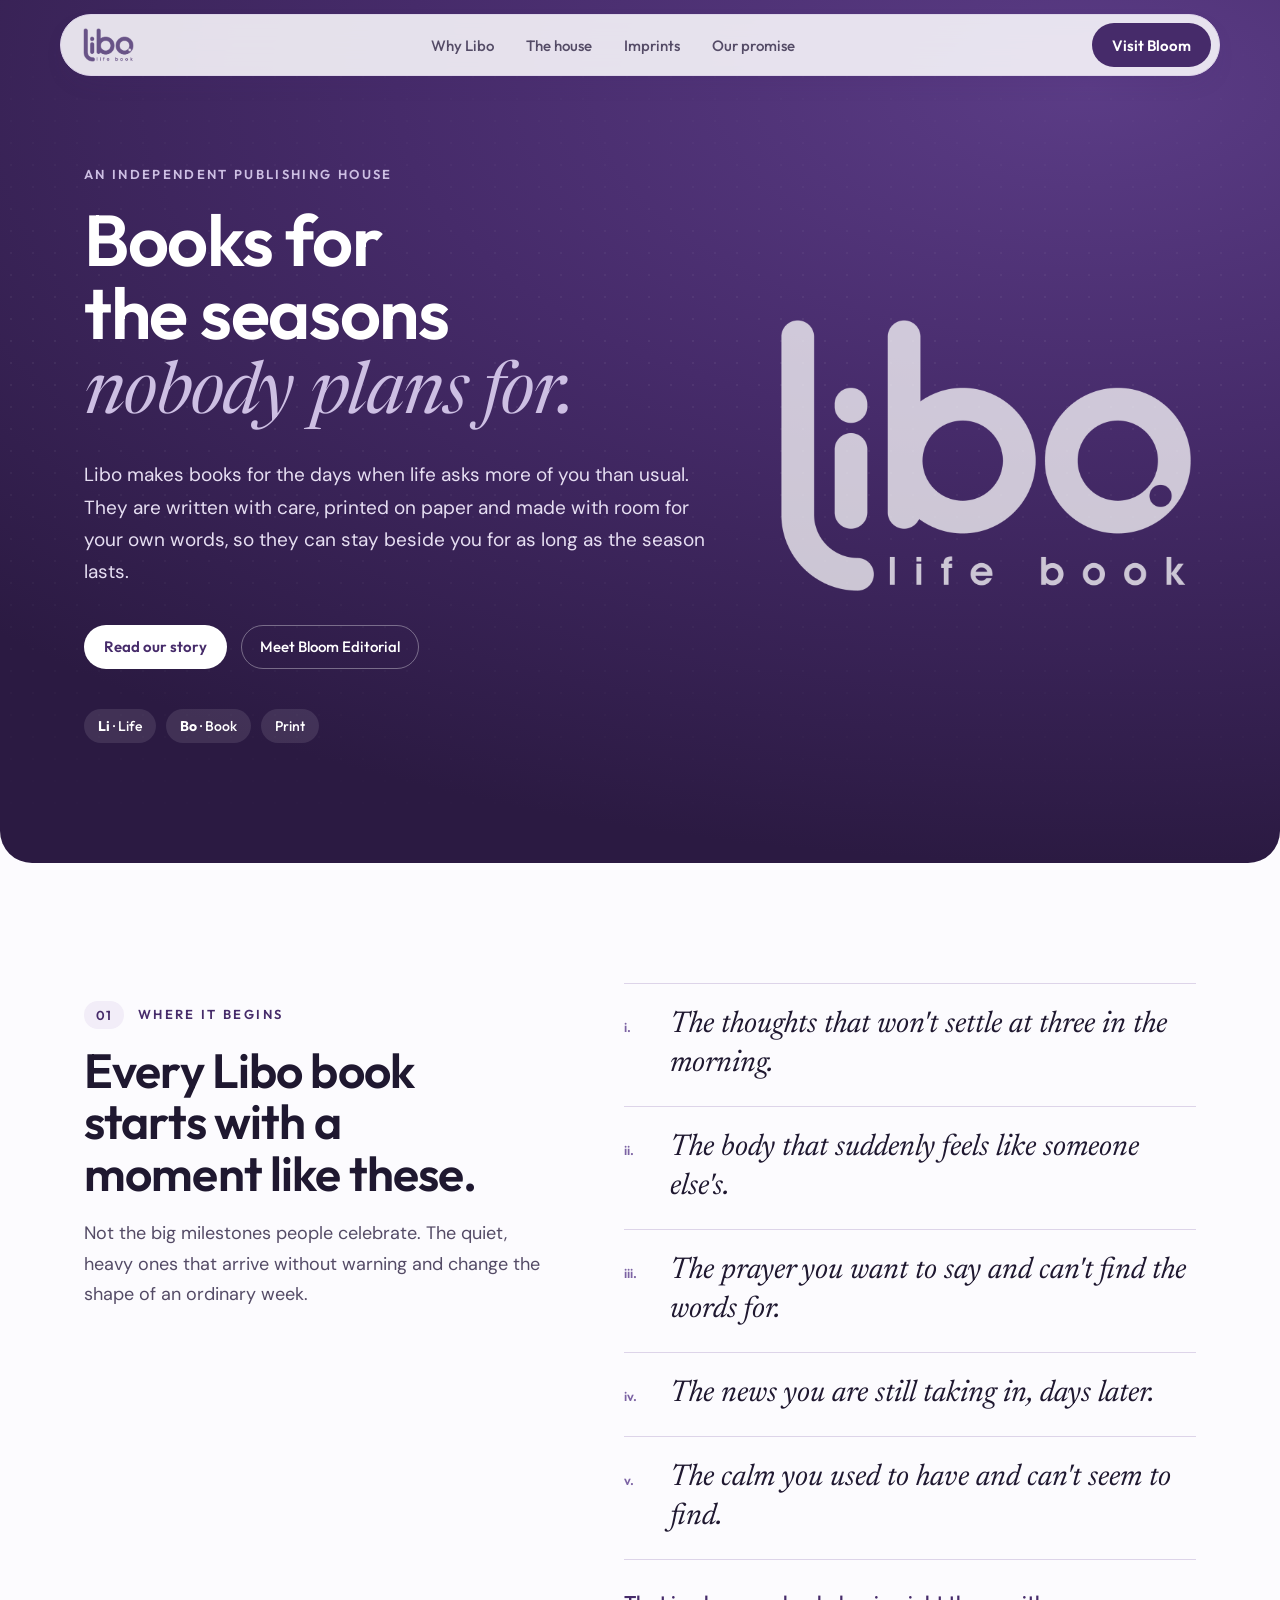
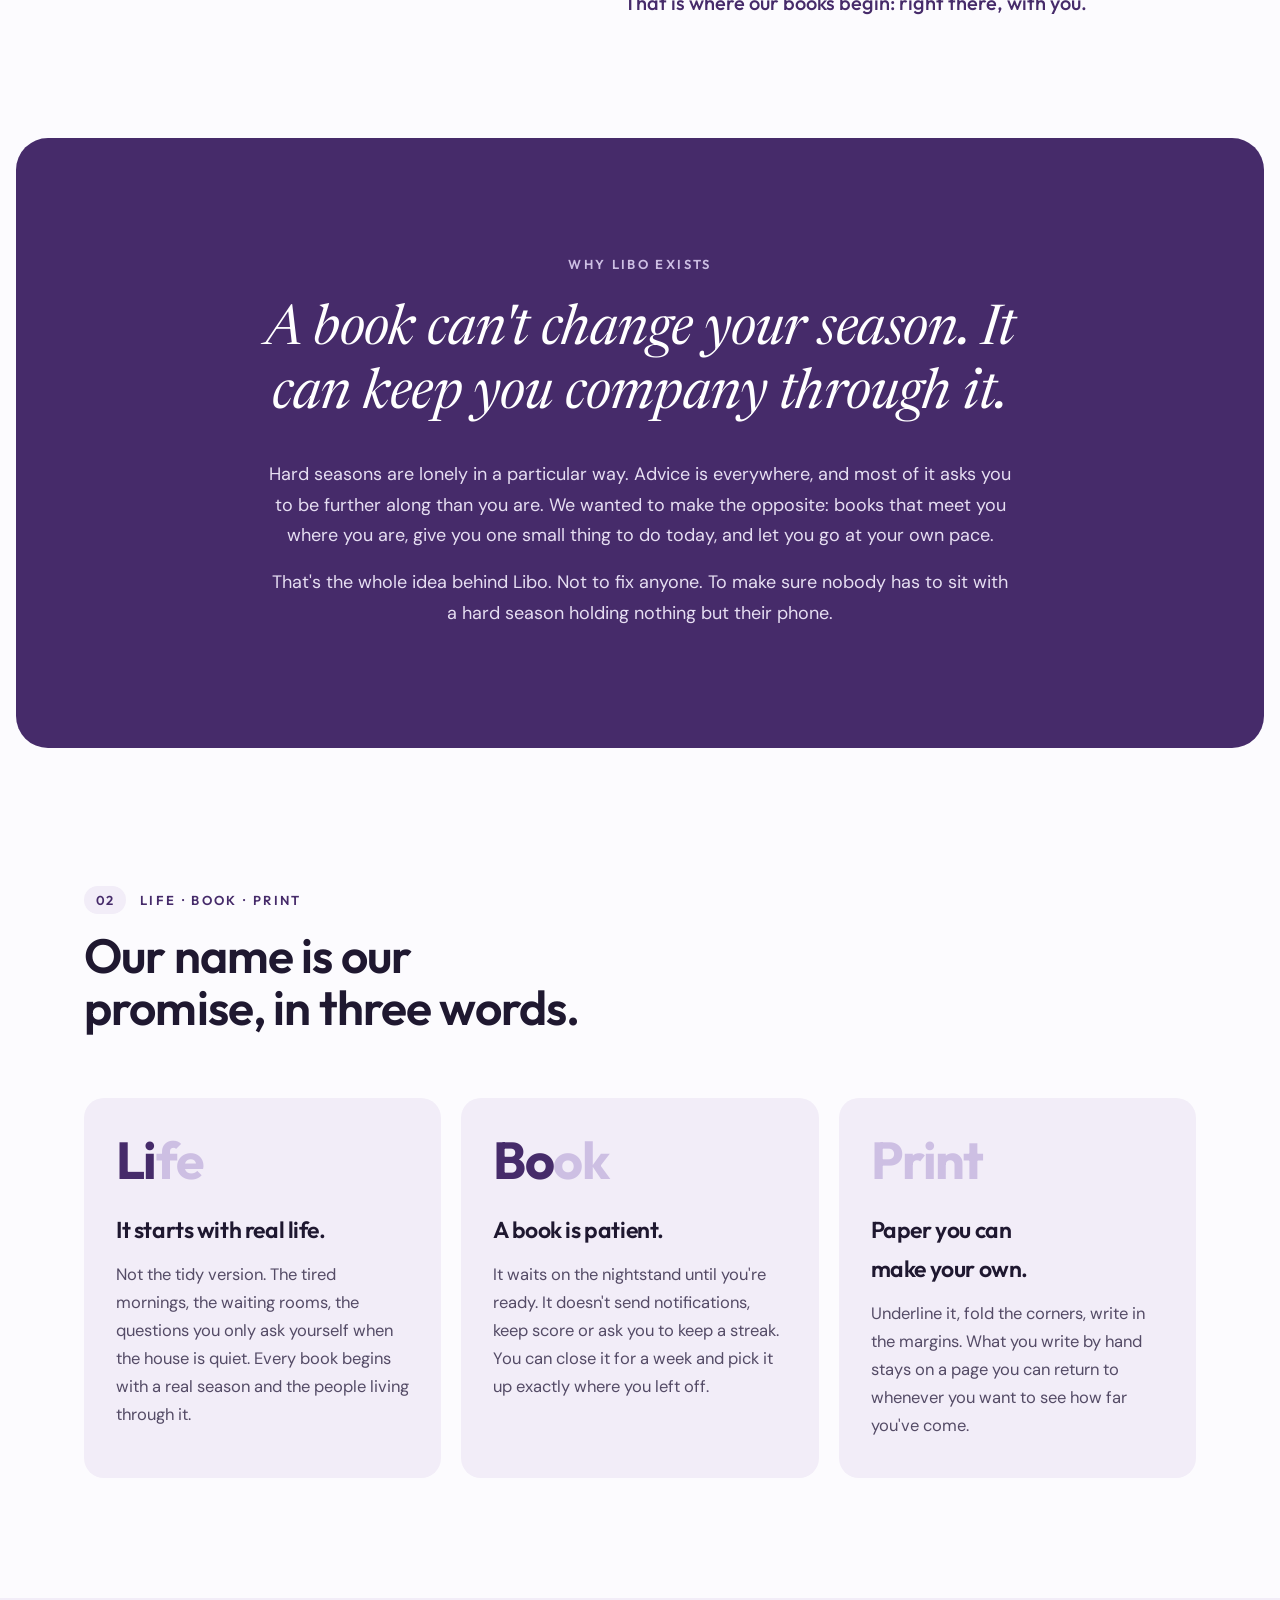
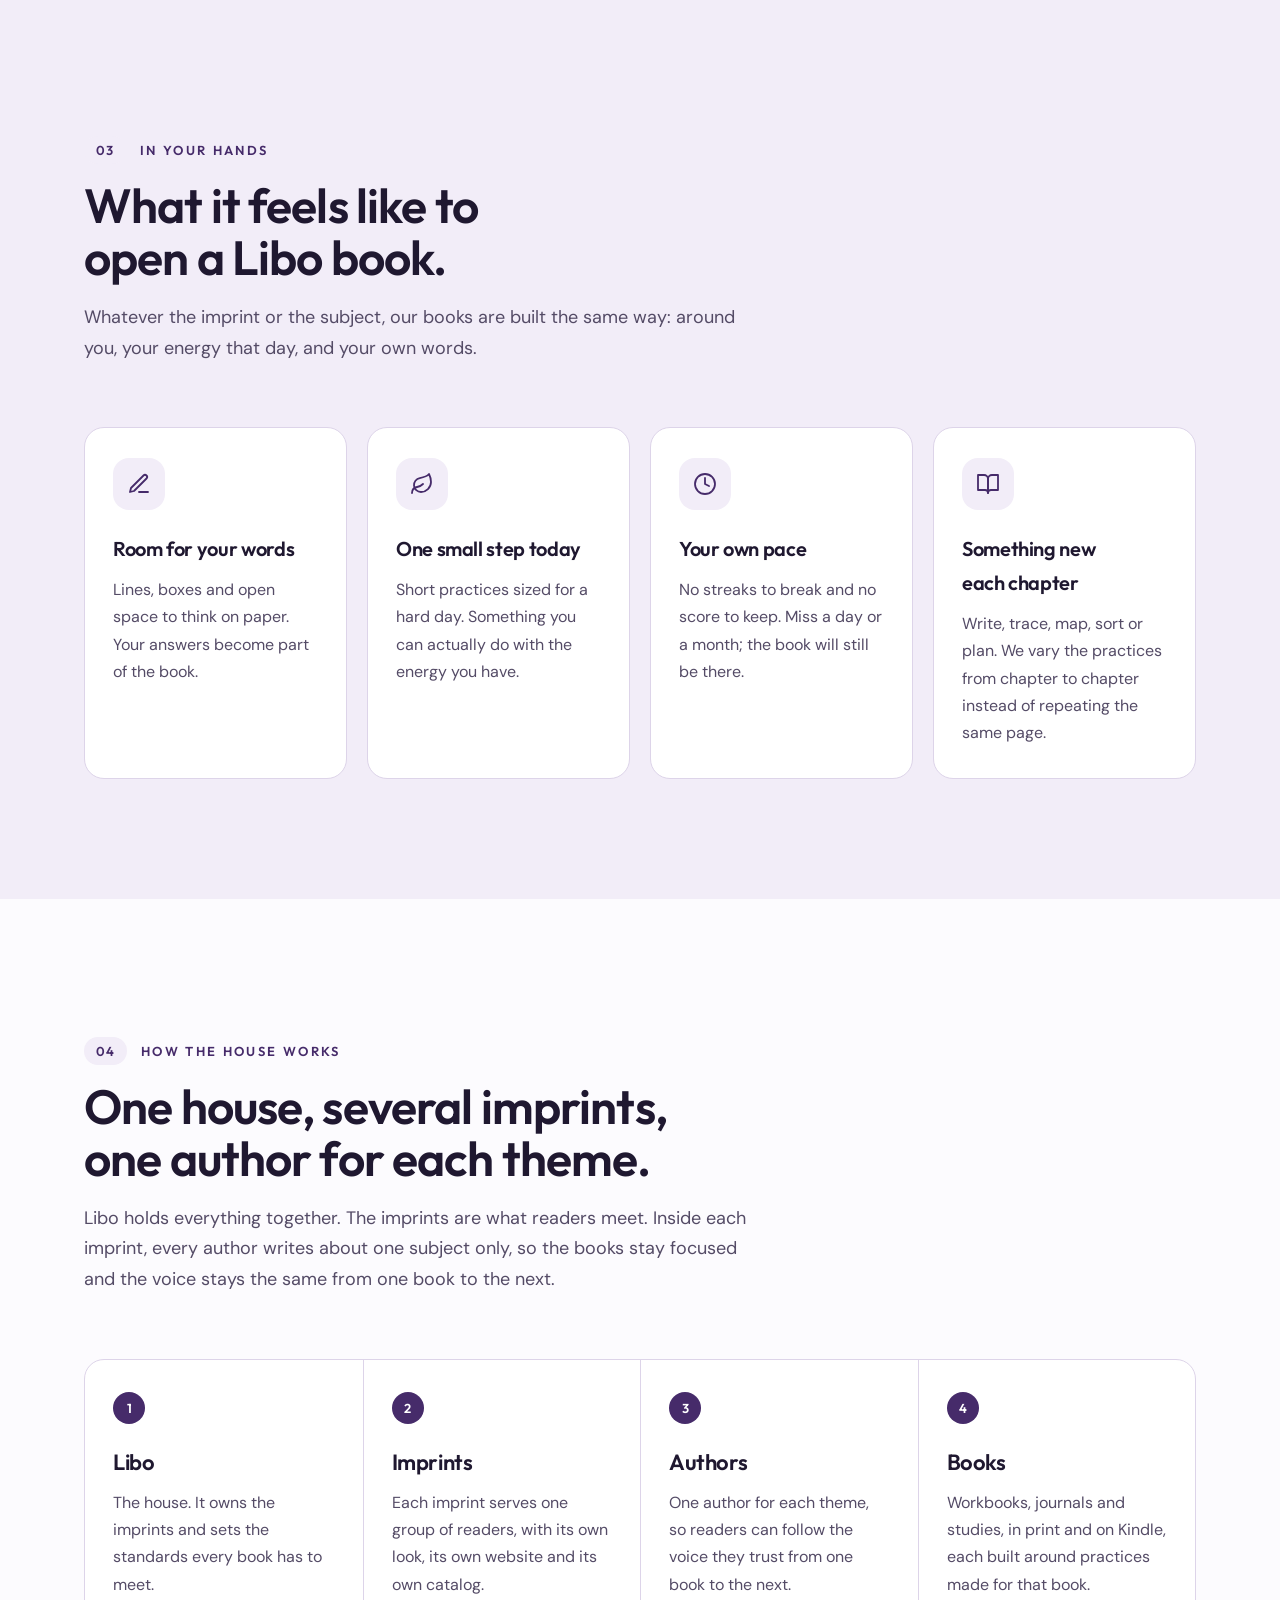
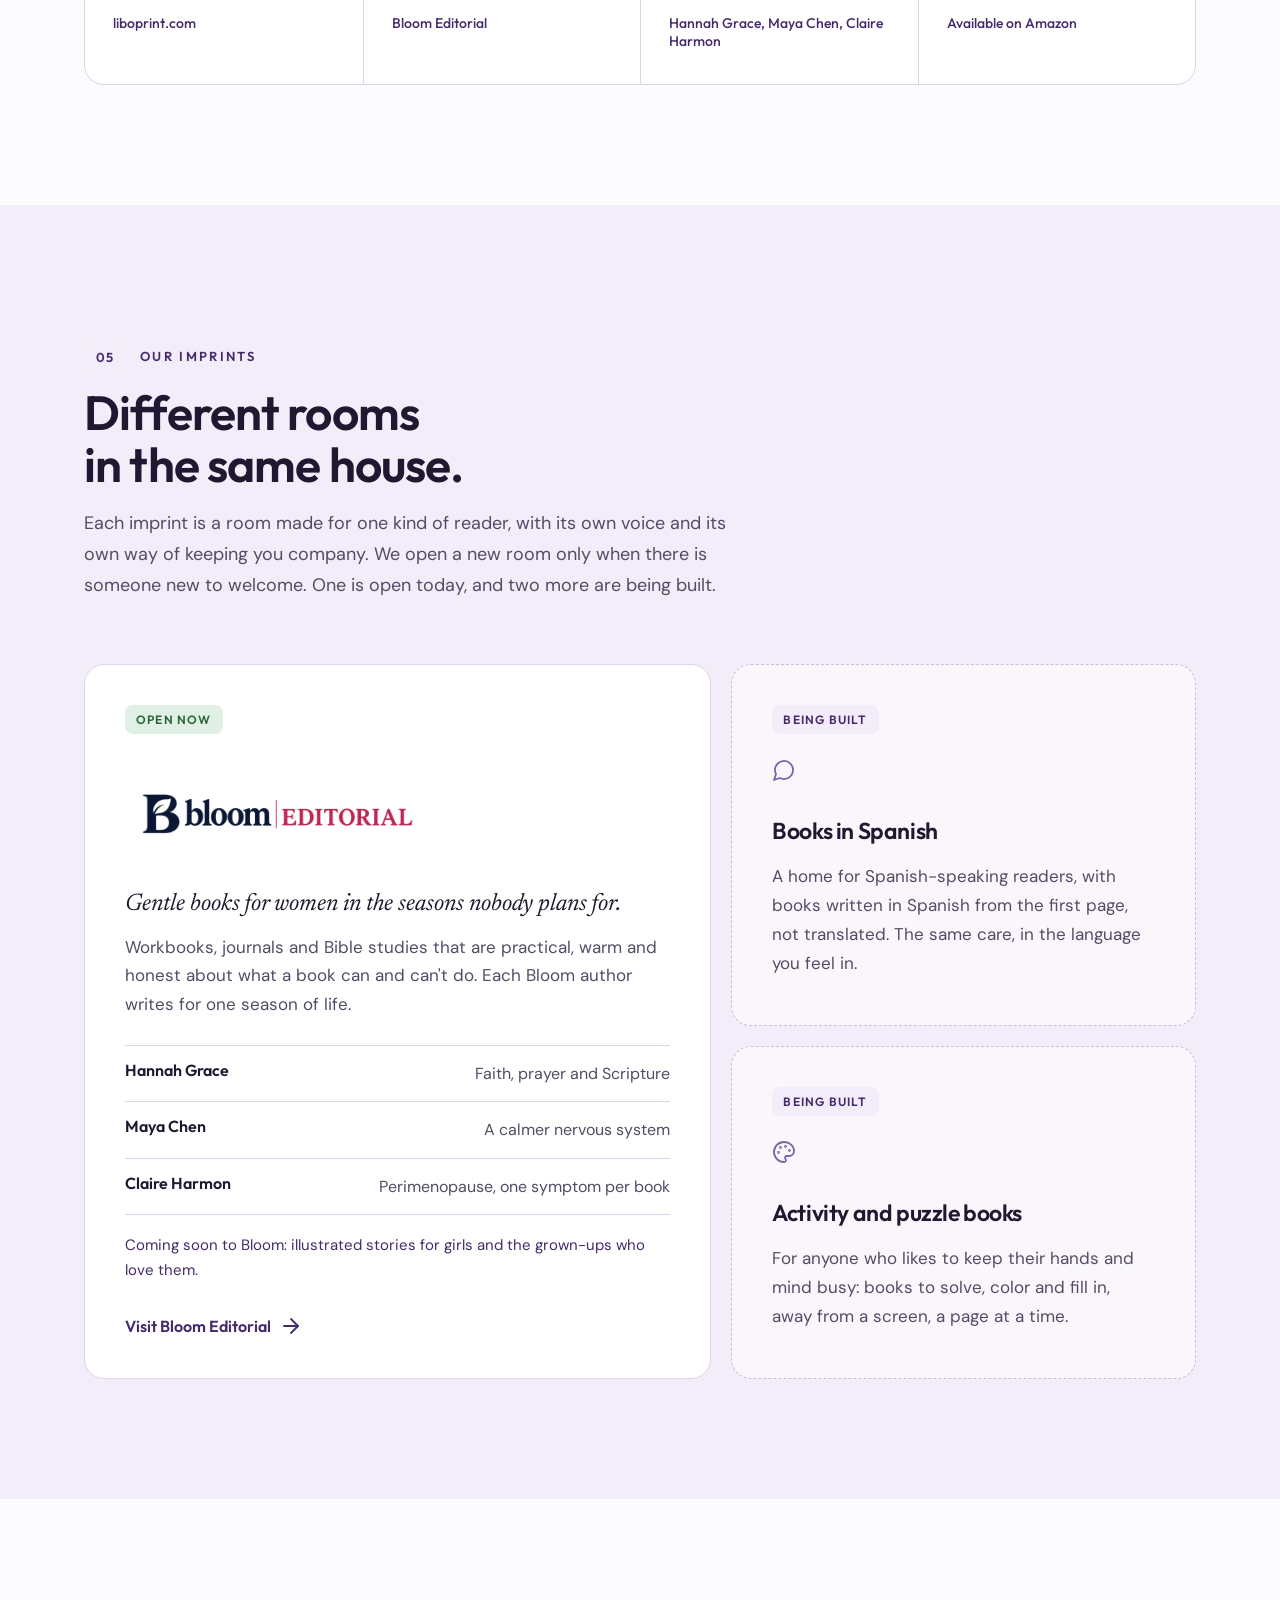
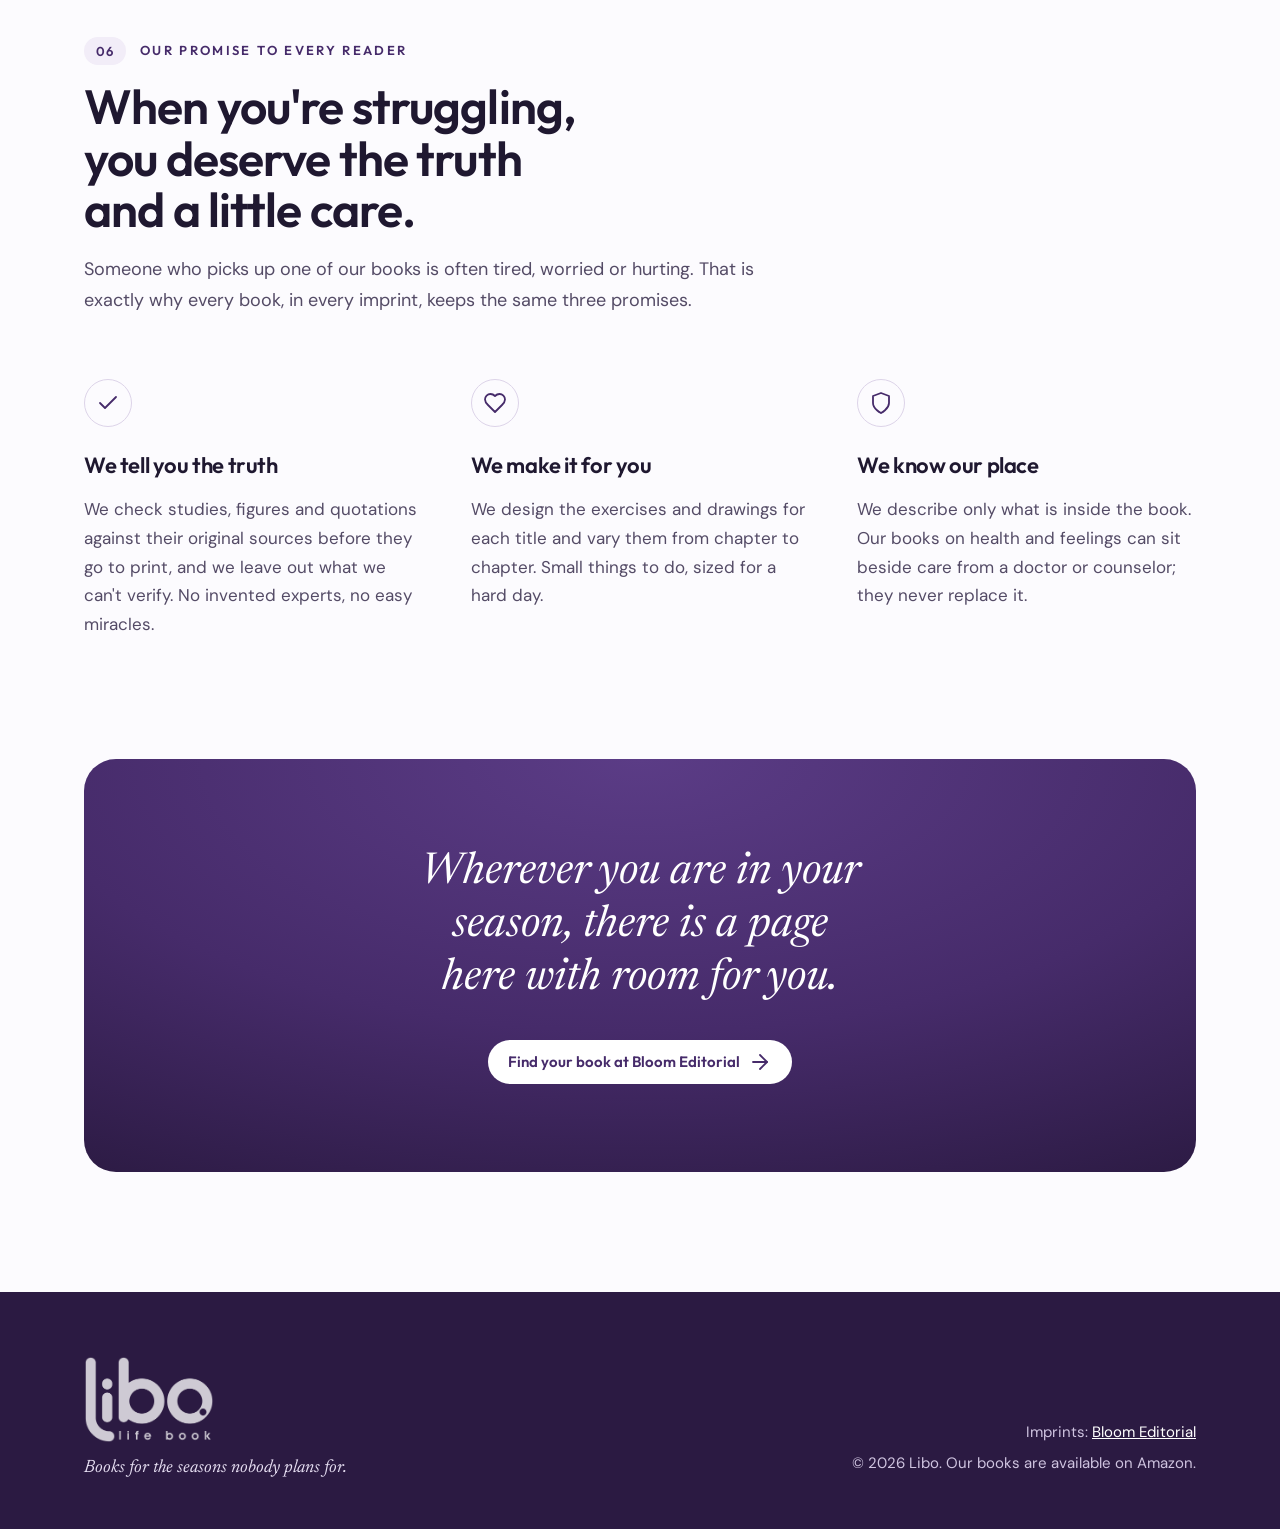
<file: index.html>
<!doctype html>
<html lang="en">
<head>
<meta charset="utf-8">
<meta name="viewport" content="width=device-width, initial-scale=1">
<title>Libo · Life, Books, Print</title>
<meta name="description" content="Libo is a small independent publishing house that makes books for the seasons of life nobody plans for. Its first imprint, Bloom Editorial, publishes workbooks and journals for women.">
<link rel="canonical" href="https://liboprint.com/">
<meta name="theme-color" content="#462B6A">
<meta property="og:type" content="website">
<meta property="og:site_name" content="Libo">
<meta property="og:title" content="Libo · Books for the seasons nobody plans for">
<meta property="og:description" content="A small independent publishing house and the home of Bloom Editorial.">
<meta property="og:url" content="https://liboprint.com/">
<meta property="og:image" content="https://liboprint.com/img/og-libo.jpg">
<link rel="icon" type="image/png" sizes="32x32" href="/img/libo-icon-32.png">
<link rel="apple-touch-icon" href="/img/libo-icon-180.png">
<link href="/assets/fonts.css" rel="stylesheet">
<script type="application/ld+json">
{"@context":"https://schema.org","@type":"Organization","name":"Libo","alternateName":"Libo Life Book","url":"https://liboprint.com/",
 "logo":"https://liboprint.com/img/libo-icon-512.png",
 "description":"A small independent publishing house that makes books for the seasons of life nobody plans for.",
 "subOrganization":[{"@type":"Organization","name":"Bloom Editorial","url":"https://bloom.liboprint.com/"}]}
</script>
<style>
  :root{
    --purple:#462B6A; --purple-deep:#2B1A42; --purple-soft:#7B62A3; --lilac:#CDBFE3;
    --ink:#1F1830; --muted:#544B66; --paper:#FCFBFE; --tint:#F2EDF8; --line:#DDD4E9;
    --r-lg:32px; --r-md:20px;
    --z-nav:30;
  }
  *{box-sizing:border-box;margin:0}
  html{scroll-behavior:smooth;scroll-padding-top:96px}
  body{background:var(--paper);color:var(--ink);font:400 17px/1.7 'DM Sans',system-ui,sans-serif;-webkit-font-smoothing:antialiased}
  img{max-width:100%;height:auto;display:block}
  a{color:inherit}
  .wrap{width:100%;max-width:1160px;margin:0 auto;padding:0 24px}
  .skip{position:absolute;left:-999px;top:12px;background:#fff;padding:10px 16px;border-radius:10px;z-index:50}
  .skip:focus{left:16px}
  h1,h2,h3{font-family:'Outfit',system-ui,sans-serif;letter-spacing:-.018em;color:var(--ink);text-wrap:balance}
  .eyebrow{font:600 13px/1 'Outfit',sans-serif;letter-spacing:.18em;text-transform:uppercase;color:var(--purple)}
  .serif{font-family:'Newsreader',Georgia,serif;font-style:italic;font-weight:400}
  svg.i{width:24px;height:24px;fill:none;stroke:currentColor;stroke-width:1.8;stroke-linecap:round;stroke-linejoin:round;flex:none}

  /* nav (floating) */
  .nav{position:fixed;top:14px;left:16px;right:16px;z-index:var(--z-nav);pointer-events:none}
  .nav-in{pointer-events:auto;max-width:1160px;margin:0 auto;display:flex;align-items:center;justify-content:space-between;gap:16px;
    background:rgba(252,251,254,.88);backdrop-filter:blur(14px);-webkit-backdrop-filter:blur(14px);border:1px solid var(--line);border-radius:999px;padding:8px 8px 8px 22px;box-shadow:0 10px 30px -18px rgba(70,43,106,.35)}
  .nav-in > a img{height:34px;width:auto}
  .nav nav{display:flex;gap:4px;font:500 15px 'Outfit',sans-serif}
  .nav nav a{text-decoration:none;color:var(--muted);padding:10px 14px;border-radius:999px;transition:color .2s,background .2s}
  .nav nav a:hover,.nav nav a:focus-visible{color:var(--purple);background:var(--tint)}
  .pill{display:inline-flex;align-items:center;gap:8px;min-height:44px;background:var(--purple);color:#fff;text-decoration:none;font:600 15px 'Outfit',sans-serif;padding:0 20px;border-radius:999px;transition:background .2s,transform .2s;cursor:pointer}
  .pill:hover,.pill:focus-visible{background:var(--purple-deep)}
  .pill:active{transform:translateY(1px)}
  :focus-visible{outline:2px solid var(--purple);outline-offset:3px}

  /* hero */
  .hero{background:radial-gradient(120% 90% at 85% 10%,#5B3C86 0%,var(--purple) 45%,var(--purple-deep) 100%);color:#fff;border-radius:0 0 var(--r-lg) var(--r-lg);position:relative;overflow:hidden}
  .hero::after{content:"";position:absolute;inset:0;background-image:radial-gradient(rgba(255,255,255,.06) 1px,transparent 1px);background-size:22px 22px;mask-image:linear-gradient(to bottom,transparent,#000 40%,transparent);pointer-events:none}
  .hero-in{position:relative;z-index:1;display:grid;grid-template-columns:1.2fr .8fr;gap:56px;align-items:center;padding-top:168px;padding-bottom:120px}
  .hero .eyebrow{color:var(--lilac)}
  .hero h1{margin-top:22px;color:#fff;font-weight:600;font-size:clamp(40px,6vw,72px);line-height:1.02}
  .hero h1 .serif{color:var(--lilac);font-weight:400;letter-spacing:-.01em}
  .hero .lede{margin-top:26px;max-width:54ch;font-size:19px;color:#E6DEF2}
  .hero-ctas{margin-top:36px;display:flex;gap:14px;flex-wrap:wrap}
  .pill.light{background:#fff;color:var(--purple)}
  .pill.light:hover,.pill.light:focus-visible{background:var(--tint)}
  .ghost{display:inline-flex;align-items:center;min-height:44px;padding:0 18px;border-radius:999px;border:1px solid rgba(255,255,255,.35);color:#fff;text-decoration:none;font:500 15px 'Outfit',sans-serif;transition:background .2s,border-color .2s}
  .ghost:hover,.ghost:focus-visible{background:rgba(255,255,255,.1);border-color:#fff}
  .hero-logo{justify-self:end;width:min(100%,420px);opacity:.96}
  .hero-key{margin-top:40px;display:flex;gap:10px;flex-wrap:wrap}
  .hero-key span{font:500 14px 'Outfit',sans-serif;padding:8px 14px;border-radius:999px;background:rgba(255,255,255,.1);color:#fff}

  section{padding:120px 0}
  .head{max-width:680px}
  .head h2{margin-top:16px;font-weight:600;font-size:clamp(32px,4.2vw,48px);line-height:1.08}
  .head p{margin-top:18px;color:var(--muted);font-size:18px}
  .chapter{display:flex;align-items:center;gap:14px}
  .chapter b{font:600 13px 'Outfit',sans-serif;color:var(--purple);background:var(--tint);border-radius:999px;padding:6px 12px;letter-spacing:.08em}

  /* 1 · moments */
  .moments{display:grid;grid-template-columns:.9fr 1.1fr;gap:72px;align-items:start}
  .moments ul{list-style:none;padding:0;display:grid;gap:0;border-top:1px solid var(--line)}
  .moments li{font:400 clamp(22px,2.4vw,30px)/1.3 'Newsreader',Georgia,serif;font-style:italic;color:var(--ink);padding:22px 0;border-bottom:1px solid var(--line);display:flex;gap:18px;align-items:baseline}
  .moments li span{font:600 13px 'Outfit',sans-serif;font-style:normal;color:var(--purple-soft);min-width:28px}
  .after-list{margin-top:28px;font:500 20px/1.5 'Outfit',sans-serif;color:var(--purple)}

  /* 2 · manifesto */
  .manifesto{background:var(--purple);color:#fff;border-radius:var(--r-lg);margin:0 16px}
  .manifesto .wrap{max-width:900px;text-align:center}
  .manifesto .eyebrow{color:var(--lilac)}
  .big-quote{margin-top:28px;font:400 clamp(32px,4.6vw,56px)/1.15 'Newsreader',Georgia,serif;font-style:italic;letter-spacing:-.01em;text-wrap:balance}
  .manifesto p.body{margin:32px auto 0;max-width:62ch;color:#E6DEF2;font-size:18px}
  .manifesto p.body + p.body{margin-top:16px}

  /* 3 · name */
  .name{margin-top:64px;display:grid;grid-template-columns:repeat(3,1fr);gap:20px}
  .part{background:var(--tint);border-radius:var(--r-md);padding:36px 32px 38px}
  .part .key{font:700 52px/1 'Outfit',sans-serif;color:var(--lilac);letter-spacing:-.03em}
  .part .key b{color:var(--purple)}
  .part h3{margin-top:24px;font-size:23px;font-weight:600}
  .part p:not(.key){margin-top:12px;color:var(--muted);font-size:16.5px}

  /* 4 · in your hands */
  .hands{background:var(--tint)}
  .feat{margin-top:64px;display:grid;grid-template-columns:repeat(4,1fr);gap:20px}
  .f{background:#fff;border-radius:var(--r-md);padding:30px 28px 32px;border:1px solid var(--line)}
  .f .ic{width:52px;height:52px;border-radius:16px;background:var(--tint);color:var(--purple);display:grid;place-items:center}
  .f h3{margin-top:22px;font-size:20px;font-weight:600}
  .f p{margin-top:10px;color:var(--muted);font-size:16px}

  /* 5 · the house */
  .tiers{margin-top:64px;display:grid;grid-template-columns:repeat(4,1fr);border:1px solid var(--line);border-radius:var(--r-md);overflow:hidden;background:#fff}
  .tier{padding:32px 28px 34px;position:relative}
  .tier+.tier{border-left:1px solid var(--line)}
  .tier .n{font:600 13px 'Outfit',sans-serif;color:#fff;background:var(--purple);width:32px;height:32px;border-radius:50%;display:grid;place-items:center}
  .tier h3{margin-top:20px;font-size:22px;font-weight:600}
  .tier p{margin-top:8px;font-size:16px;color:var(--muted)}
  .tier .ex{margin-top:16px;font:500 14px 'Outfit',sans-serif;color:var(--purple)}

  /* 6 · imprints */
  .imprints{background:var(--tint)}
  .grid{margin-top:64px;display:grid;grid-template-columns:1.35fr 1fr;gap:20px}
  .card{background:#fff;border-radius:var(--r-md);padding:40px;display:flex;flex-direction:column;border:1px solid var(--line)}
  .card.live{grid-row:span 2;text-decoration:none;cursor:pointer;transition:box-shadow .25s,border-color .25s}
  .card.live:hover,.card.live:focus-visible{border-color:var(--purple-soft);box-shadow:0 24px 50px -28px rgba(70,43,106,.55)}
  .status{align-self:flex-start;font:600 12px 'Outfit',sans-serif;letter-spacing:.1em;text-transform:uppercase;padding:7px 11px;border-radius:8px}
  .status.on{background:#E1F0E4;color:#2B6537}
  .status.soon{background:var(--tint);color:var(--purple)}
  .bloom-logo{margin-top:30px;width:300px}
  .card .tag{margin-top:24px;font:400 24px/1.35 'Newsreader',Georgia,serif;font-style:italic;color:var(--ink)}
  .card p{margin-top:12px;color:var(--muted)}
  .authors{margin-top:26px;display:grid;gap:0;border-top:1px solid var(--line)}
  .author{display:flex;justify-content:space-between;gap:16px;padding:14px 0;border-bottom:1px solid var(--line);font-size:16px}
  .author b{font:600 16px 'Outfit',sans-serif;color:var(--ink)}
  .author span{color:var(--muted);text-align:right}
  .card .soon-line{margin-top:18px;font-size:15px;color:var(--purple)}
  .card .go{margin-top:auto;padding-top:30px;font:600 16px 'Outfit',sans-serif;color:var(--purple);display:flex;align-items:center;gap:8px}
  .card .go svg{transition:transform .2s}
  .card.live:hover .go svg{transform:translateX(4px)}
  .card.soon{background:rgba(255,255,255,.55);border:1.5px dashed #C9BCDD}
  .card.soon h3{margin-top:20px;font-size:23px;font-weight:600}
  .card.soon .ic{margin-top:24px;color:var(--purple-soft)}

  /* 7 · promise */
  .rules{margin-top:64px;display:grid;grid-template-columns:repeat(3,1fr);gap:48px}
  .rule .ic{width:48px;height:48px;border-radius:50%;border:1.5px solid var(--line);color:var(--purple);display:grid;place-items:center}
  .rule h3{margin-top:20px;font-size:22px;font-weight:600}
  .rule p{margin-top:10px;color:var(--muted)}

  /* closing */
  .closing{padding:0 0 120px}
  .closing-in{background:radial-gradient(100% 120% at 50% 0%,#5B3C86 0%,var(--purple) 55%,var(--purple-deep) 100%);border-radius:var(--r-lg);padding:88px 32px;text-align:center;color:#fff;display:flex;flex-direction:column;align-items:center;gap:34px}
  .closing .quote{font:400 clamp(28px,3.8vw,44px)/1.2 'Newsreader',Georgia,serif;font-style:italic;max-width:24ch;text-wrap:balance}

  footer{background:var(--purple-deep);color:#CFC4E0;padding:64px 0 52px;font-size:15px}
  .foot-in{display:grid;grid-template-columns:1fr auto;gap:32px;align-items:end}
  footer img{width:130px}
  footer .tagline{margin-top:16px;font:400 18px 'Newsreader',Georgia,serif;font-style:italic;color:#E6DEF2}
  footer a{color:#fff}
  footer .right{text-align:right}
  footer .right p+p{margin-top:6px}

  /* reveal */
  .rv{opacity:0;transform:translateY(18px);transition:opacity .7s ease,transform .7s ease}
  .rv.in{opacity:1;transform:none}

  @media (max-width:980px){
    .hero-in{grid-template-columns:1fr;padding-top:132px;padding-bottom:80px;gap:36px}
    .hero-logo{justify-self:start;width:240px;order:-1}
    .moments{grid-template-columns:1fr;gap:40px}
    .feat{grid-template-columns:1fr 1fr}
    .tiers{grid-template-columns:1fr 1fr}
    .tier:nth-child(3){border-left:0}
    .tier:nth-child(n+3){border-top:1px solid var(--line)}
    .grid{grid-template-columns:1fr}
    .card.live{grid-row:auto}
    .name,.rules{grid-template-columns:1fr}
    .rules{gap:36px}
    section{padding:84px 0}
    .closing{padding-bottom:84px}
  }
  @media (max-width:640px){
    .nav nav{display:none}
    .nav-in{padding-left:16px}
    .feat,.tiers{grid-template-columns:1fr}
    .tier+.tier{border-left:0;border-top:1px solid var(--line)}
    .card{padding:28px}
    .bloom-logo{width:220px}
    .author{flex-direction:column;gap:2px}
    .author span{text-align:left}
    .manifesto{margin:0 8px}
    .foot-in{grid-template-columns:1fr}
    footer .right{text-align:left}
  }
  @media (prefers-reduced-motion:reduce){
    html{scroll-behavior:auto}
    *{transition:none!important}
    .rv{opacity:1;transform:none}
  }
</style>
</head>
<body>
<a class="skip" href="#main">Skip to content</a>

<header class="nav">
  <div class="nav-in">
    <a href="/" aria-label="Libo, home"><img src="/img/libo-logo.png" width="1200" height="804" alt="Libo, life book"></a>
    <nav aria-label="Main">
      <a href="#why">Why Libo</a>
      <a href="#house">The house</a>
      <a href="#imprints">Imprints</a>
      <a href="#promise">Our promise</a>
    </nav>
    <a class="pill" href="https://bloom.liboprint.com/">Visit Bloom</a>
  </div>
</header>

<main id="main">
  <div class="hero">
    <div class="wrap hero-in">
      <div>
        <p class="eyebrow">An independent publishing house</p>
        <h1>Books for the seasons <span class="serif">nobody plans for.</span></h1>
        <p class="lede">Libo makes books for the days when life asks more of you than usual. They are written with care, printed on paper and made with room for your own words, so they can stay beside you for as long as the season lasts.</p>
        <div class="hero-ctas">
          <a class="pill light" href="#why">Read our story</a>
          <a class="ghost" href="https://bloom.liboprint.com/">Meet Bloom Editorial</a>
        </div>
        <p class="hero-key" aria-label="What the name means"><span><b>Li</b> · Life</span><span><b>Bo</b> · Book</span><span>Print</span></p>
      </div>
      <img class="hero-logo" src="/img/libo-logo-white.png" width="1200" height="804" alt="" aria-hidden="true">
    </div>
  </div>

  <!-- 1 · the moment -->
  <section id="why">
    <div class="wrap moments">
      <div class="head rv">
        <p class="chapter"><b>01</b><span class="eyebrow">Where it begins</span></p>
        <h2>Every Libo book starts with a moment like these.</h2>
        <p>Not the big milestones people celebrate. The quiet, heavy ones that arrive without warning and change the shape of an ordinary week.</p>
      </div>
      <div class="rv">
        <ul>
          <li><span>i.</span>The thoughts that won't settle at three in the morning.</li>
          <li><span>ii.</span>The body that suddenly feels like someone else's.</li>
          <li><span>iii.</span>The prayer you want to say and can't find the words for.</li>
          <li><span>iv.</span>The news you are still taking in, days later.</li>
          <li><span>v.</span>The calm you used to have and can't seem to find.</li>
        </ul>
        <p class="after-list">That is where our books begin: right there, with you.</p>
      </div>
    </div>
  </section>

  <!-- 2 · manifesto -->
  <section class="manifesto">
    <div class="wrap rv">
      <p class="eyebrow">Why Libo exists</p>
      <p class="big-quote">A book can't change your season. It can keep you company through it.</p>
      <p class="body">Hard seasons are lonely in a particular way. Advice is everywhere, and most of it asks you to be further along than you are. We wanted to make the opposite: books that meet you where you are, give you one small thing to do today, and let you go at your own pace.</p>
      <p class="body">That's the whole idea behind Libo. Not to fix anyone. To make sure nobody has to sit with a hard season holding nothing but their phone.</p>
    </div>
  </section>

  <!-- 3 · the name -->
  <section>
    <div class="wrap">
      <div class="head rv">
        <p class="chapter"><b>02</b><span class="eyebrow">Life · Book · Print</span></p>
        <h2>Our name is our promise, in three words.</h2>
      </div>
      <div class="name">
        <article class="part rv"><p class="key"><b>Li</b>fe</p><h3>It starts with real life.</h3><p>Not the tidy version. The tired mornings, the waiting rooms, the questions you only ask yourself when the house is quiet. Every book begins with a real season and the people living through it.</p></article>
        <article class="part rv"><p class="key"><b>Bo</b>ok</p><h3>A book is patient.</h3><p>It waits on the nightstand until you're ready. It doesn't send notifications, keep score or ask you to keep a streak. You can close it for a week and pick it up exactly where you left off.</p></article>
        <article class="part rv"><p class="key">Print</p><h3>Paper you can make your own.</h3><p>Underline it, fold the corners, write in the margins. What you write by hand stays on a page you can return to whenever you want to see how far you've come.</p></article>
      </div>
    </div>
  </section>

  <!-- 4 · in your hands -->
  <section class="hands">
    <div class="wrap">
      <div class="head rv">
        <p class="chapter"><b>03</b><span class="eyebrow">In your hands</span></p>
        <h2>What it feels like to open a Libo book.</h2>
        <p>Whatever the imprint or the subject, our books are built the same way: around you, your energy that day, and your own words.</p>
      </div>
      <div class="feat">
        <article class="f rv"><span class="ic"><svg class="i" viewBox="0 0 24 24" aria-hidden="true"><path d="M12 20h9"/><path d="M16.5 3.5a2.1 2.1 0 0 1 3 3L7 19l-4 1 1-4Z"/></svg></span><h3>Room for your words</h3><p>Lines, boxes and open space to think on paper. Your answers become part of the book.</p></article>
        <article class="f rv"><span class="ic"><svg class="i" viewBox="0 0 24 24" aria-hidden="true"><path d="M11 20A7 7 0 0 1 9.8 6.1C15.5 5 17 4.48 19 2c1 2 2 4.18 2 8 0 5.5-4.78 10-10 10Z"/><path d="M2 21c0-3 1.85-5.36 5.08-6C9.5 14.52 12 13 13 12"/></svg></span><h3>One small step today</h3><p>Short practices sized for a hard day. Something you can actually do with the energy you have.</p></article>
        <article class="f rv"><span class="ic"><svg class="i" viewBox="0 0 24 24" aria-hidden="true"><circle cx="12" cy="12" r="10"/><polyline points="12 6 12 12 16 14"/></svg></span><h3>Your own pace</h3><p>No streaks to break and no score to keep. Miss a day or a month; the book will still be there.</p></article>
        <article class="f rv"><span class="ic"><svg class="i" viewBox="0 0 24 24" aria-hidden="true"><path d="M2 3h6a4 4 0 0 1 4 4v14a3 3 0 0 0-3-3H2z"/><path d="M22 3h-6a4 4 0 0 0-4 4v14a3 3 0 0 1 3-3h7z"/></svg></span><h3>Something new each chapter</h3><p>Write, trace, map, sort or plan. We vary the practices from chapter to chapter instead of repeating the same page.</p></article>
      </div>
    </div>
  </section>

  <!-- 5 · the house -->
  <section id="house">
    <div class="wrap">
      <div class="head rv">
        <p class="chapter"><b>04</b><span class="eyebrow">How the house works</span></p>
        <h2>One house, several imprints, one author for each theme.</h2>
        <p>Libo holds everything together. The imprints are what readers meet. Inside each imprint, every author writes about one subject only, so the books stay focused and the voice stays the same from one book to the next.</p>
      </div>
      <div class="tiers rv">
        <div class="tier"><span class="n">1</span><h3>Libo</h3><p>The house. It owns the imprints and sets the standards every book has to meet.</p><p class="ex">liboprint.com</p></div>
        <div class="tier"><span class="n">2</span><h3>Imprints</h3><p>Each imprint serves one group of readers, with its own look, its own website and its own catalog.</p><p class="ex">Bloom Editorial</p></div>
        <div class="tier"><span class="n">3</span><h3>Authors</h3><p>One author for each theme, so readers can follow the voice they trust from one book to the next.</p><p class="ex">Hannah Grace, Maya Chen, Claire Harmon</p></div>
        <div class="tier"><span class="n">4</span><h3>Books</h3><p>Workbooks, journals and studies, in print and on Kindle, each built around practices made for that book.</p><p class="ex">Available on Amazon</p></div>
      </div>
    </div>
  </section>

  <!-- 6 · imprints -->
  <section class="imprints" id="imprints">
    <div class="wrap">
      <div class="head rv">
        <p class="chapter"><b>05</b><span class="eyebrow">Our imprints</span></p>
        <h2>Different rooms in the same house.</h2>
        <p>Each imprint is a room made for one kind of reader, with its own voice and its own way of keeping you company. We open a new room only when there is someone new to welcome. One is open today, and two more are being built.</p>
      </div>
      <div class="grid">
        <a class="card live rv" href="https://bloom.liboprint.com/">
          <span class="status on">Open now</span>
          <img class="bloom-logo" src="/img/bloom-logo.png" width="720" height="240" alt="Bloom Editorial">
          <p class="tag">Gentle books for women in the seasons nobody plans for.</p>
          <p>Workbooks, journals and Bible studies that are practical, warm and honest about what a book can and can't do. Each Bloom author writes for one season of life.</p>
          <div class="authors">
            <div class="author"><b>Hannah Grace</b><span>Faith, prayer and Scripture</span></div>
            <div class="author"><b>Maya Chen</b><span>A calmer nervous system</span></div>
            <div class="author"><b>Claire Harmon</b><span>Perimenopause, one symptom per book</span></div>
          </div>
          <p class="soon-line">Coming soon to Bloom: illustrated stories for girls and the grown-ups who love them.</p>
          <span class="go">Visit Bloom Editorial <svg class="i" viewBox="0 0 24 24" aria-hidden="true"><path d="M5 12h14"/><path d="m12 5 7 7-7 7"/></svg></span>
        </a>
        <article class="card soon rv">
          <span class="status soon">Being built</span>
          <span class="ic"><svg class="i" viewBox="0 0 24 24" aria-hidden="true"><path d="M7.9 20A9 9 0 1 0 4 16.1L2 22Z"/></svg></span>
          <h3>Books in Spanish</h3>
          <p>A home for Spanish-speaking readers, with books written in Spanish from the first page, not translated. The same care, in the language you feel in.</p>
        </article>
        <article class="card soon rv">
          <span class="status soon">Being built</span>
          <span class="ic"><svg class="i" viewBox="0 0 24 24" aria-hidden="true"><path d="M12 22a1 1 0 0 1 0-20 10 9 0 0 1 10 9 5 5 0 0 1-5 5h-2.25a1.75 1.75 0 0 0-1.4 2.8l.3.4a1.75 1.75 0 0 1-1.4 2.8z"/><circle cx="13.5" cy="6.5" r=".5"/><circle cx="17.5" cy="10.5" r=".5"/><circle cx="6.5" cy="12.5" r=".5"/><circle cx="8.5" cy="7.5" r=".5"/></svg></span>
          <h3>Activity and puzzle books</h3>
          <p>For anyone who likes to keep their hands and mind busy: books to solve, color and fill in, away from a screen, a page at a time.</p>
        </article>
      </div>
    </div>
  </section>

  <!-- 7 · promise -->
  <section id="promise">
    <div class="wrap">
      <div class="head rv">
        <p class="chapter"><b>06</b><span class="eyebrow">Our promise to every reader</span></p>
        <h2>When you're struggling, you deserve the truth and a little care.</h2>
        <p>Someone who picks up one of our books is often tired, worried or hurting. That is exactly why every book, in every imprint, keeps the same three promises.</p>
      </div>
      <div class="rules">
        <article class="rule rv"><span class="ic"><svg class="i" viewBox="0 0 24 24" aria-hidden="true"><path d="M20 6 9 17l-5-5"/></svg></span><h3>We tell you the truth</h3><p>We check studies, figures and quotations against their original sources before they go to print, and we leave out what we can't verify. No invented experts, no easy miracles.</p></article>
        <article class="rule rv"><span class="ic"><svg class="i" viewBox="0 0 24 24" aria-hidden="true"><path d="M19 14c1.49-1.46 3-3.21 3-5.5A5.5 5.5 0 0 0 16.5 3c-1.76 0-3 .5-4.5 2-1.5-1.5-2.74-2-4.5-2A5.5 5.5 0 0 0 2 8.5c0 2.3 1.5 4.05 3 5.5l7 7Z"/></svg></span><h3>We make it for you</h3><p>We design the exercises and drawings for each title and vary them from chapter to chapter. Small things to do, sized for a hard day.</p></article>
        <article class="rule rv"><span class="ic"><svg class="i" viewBox="0 0 24 24" aria-hidden="true"><path d="M12 22s8-4 8-10V5l-8-3-8 3v7c0 6 8 10 8 10"/></svg></span><h3>We know our place</h3><p>We describe only what is inside the book. Our books on health and feelings can sit beside care from a doctor or counselor; they never replace it.</p></article>
      </div>
    </div>
  </section>

  <section class="closing">
    <div class="wrap">
      <div class="closing-in rv">
        <p class="quote">Wherever you are in your season, there is a page here with room for you.</p>
        <a class="pill light" href="https://bloom.liboprint.com/">Find your book at Bloom Editorial <svg class="i" viewBox="0 0 24 24" aria-hidden="true"><path d="M5 12h14"/><path d="m12 5 7 7-7 7"/></svg></a>
      </div>
    </div>
  </section>
</main>

<footer>
  <div class="wrap foot-in">
    <div>
      <img src="/img/libo-logo-white.png" width="1200" height="804" alt="Libo">
      <p class="tagline">Books for the seasons nobody plans for.</p>
    </div>
    <div class="right">
      <p>Imprints: <a href="https://bloom.liboprint.com/">Bloom Editorial</a></p>
      <p>&copy; <span id="y">2026</span> Libo. Our books are available on Amazon.</p>
    </div>
  </div>
</footer>
<script>
  document.getElementById('y').textContent = new Date().getFullYear();
  (function () {
    var els = document.querySelectorAll('.rv');
    if (!('IntersectionObserver' in window) || matchMedia('(prefers-reduced-motion: reduce)').matches) {
      els.forEach(function (e) { e.classList.add('in'); }); return;
    }
    var io = new IntersectionObserver(function (entries) {
      entries.forEach(function (en) { if (en.isIntersecting) { en.target.classList.add('in'); io.unobserve(en.target); } });
    }, { rootMargin: '0px 0px -8% 0px' });
    els.forEach(function (e, i) { e.style.transitionDelay = (i % 4) * 70 + 'ms'; io.observe(e); });
  })();
</script>
</body>
</html>
</file>
<file: assets/fonts.css>
/* latin-ext */
@font-face {
  font-family: 'DM Sans';
  font-style: normal;
  font-weight: 400;
  font-display: swap;
  src: url(/assets/fonts/850928f51828.woff2) format('woff2');
  unicode-range: U+0100-02BA, U+02BD-02C5, U+02C7-02CC, U+02CE-02D7, U+02DD-02FF, U+0304, U+0308, U+0329, U+1D00-1DBF, U+1E00-1E9F, U+1EF2-1EFF, U+2020, U+20A0-20AB, U+20AD-20C4, U+2113, U+2C60-2C7F, U+A720-A7FF;
}
/* latin */
@font-face {
  font-family: 'DM Sans';
  font-style: normal;
  font-weight: 400;
  font-display: swap;
  src: url(/assets/fonts/002a94d0e22f.woff2) format('woff2');
  unicode-range: U+0000-00FF, U+0131, U+0152-0153, U+02BB-02BC, U+02C6, U+02DA, U+02DC, U+0304, U+0308, U+0329, U+2000-206F, U+20AC, U+2122, U+2191, U+2193, U+2212, U+2215, U+FEFF, U+FFFD;
}
/* latin-ext */
@font-face {
  font-family: 'DM Sans';
  font-style: normal;
  font-weight: 500;
  font-display: swap;
  src: url(/assets/fonts/850928f51828.woff2) format('woff2');
  unicode-range: U+0100-02BA, U+02BD-02C5, U+02C7-02CC, U+02CE-02D7, U+02DD-02FF, U+0304, U+0308, U+0329, U+1D00-1DBF, U+1E00-1E9F, U+1EF2-1EFF, U+2020, U+20A0-20AB, U+20AD-20C4, U+2113, U+2C60-2C7F, U+A720-A7FF;
}
/* latin */
@font-face {
  font-family: 'DM Sans';
  font-style: normal;
  font-weight: 500;
  font-display: swap;
  src: url(/assets/fonts/002a94d0e22f.woff2) format('woff2');
  unicode-range: U+0000-00FF, U+0131, U+0152-0153, U+02BB-02BC, U+02C6, U+02DA, U+02DC, U+0304, U+0308, U+0329, U+2000-206F, U+20AC, U+2122, U+2191, U+2193, U+2212, U+2215, U+FEFF, U+FFFD;
}
/* latin-ext */
@font-face {
  font-family: 'Newsreader';
  font-style: italic;
  font-weight: 400;
  font-display: swap;
  src: url(/assets/fonts/34eec9781a61.woff2) format('woff2');
  unicode-range: U+0100-02BA, U+02BD-02C5, U+02C7-02CC, U+02CE-02D7, U+02DD-02FF, U+0304, U+0308, U+0329, U+1D00-1DBF, U+1E00-1E9F, U+1EF2-1EFF, U+2020, U+20A0-20AB, U+20AD-20C4, U+2113, U+2C60-2C7F, U+A720-A7FF;
}
/* latin */
@font-face {
  font-family: 'Newsreader';
  font-style: italic;
  font-weight: 400;
  font-display: swap;
  src: url(/assets/fonts/72c495d39d4d.woff2) format('woff2');
  unicode-range: U+0000-00FF, U+0131, U+0152-0153, U+02BB-02BC, U+02C6, U+02DA, U+02DC, U+0304, U+0308, U+0329, U+2000-206F, U+20AC, U+2122, U+2191, U+2193, U+2212, U+2215, U+FEFF, U+FFFD;
}
/* latin-ext */
@font-face {
  font-family: 'Newsreader';
  font-style: italic;
  font-weight: 500;
  font-display: swap;
  src: url(/assets/fonts/34eec9781a61.woff2) format('woff2');
  unicode-range: U+0100-02BA, U+02BD-02C5, U+02C7-02CC, U+02CE-02D7, U+02DD-02FF, U+0304, U+0308, U+0329, U+1D00-1DBF, U+1E00-1E9F, U+1EF2-1EFF, U+2020, U+20A0-20AB, U+20AD-20C4, U+2113, U+2C60-2C7F, U+A720-A7FF;
}
/* latin */
@font-face {
  font-family: 'Newsreader';
  font-style: italic;
  font-weight: 500;
  font-display: swap;
  src: url(/assets/fonts/72c495d39d4d.woff2) format('woff2');
  unicode-range: U+0000-00FF, U+0131, U+0152-0153, U+02BB-02BC, U+02C6, U+02DA, U+02DC, U+0304, U+0308, U+0329, U+2000-206F, U+20AC, U+2122, U+2191, U+2193, U+2212, U+2215, U+FEFF, U+FFFD;
}
/* latin-ext */
@font-face {
  font-family: 'Outfit';
  font-style: normal;
  font-weight: 400;
  font-display: swap;
  src: url(/assets/fonts/feaf43e855ca.woff2) format('woff2');
  unicode-range: U+0100-02BA, U+02BD-02C5, U+02C7-02CC, U+02CE-02D7, U+02DD-02FF, U+0304, U+0308, U+0329, U+1D00-1DBF, U+1E00-1E9F, U+1EF2-1EFF, U+2020, U+20A0-20AB, U+20AD-20C4, U+2113, U+2C60-2C7F, U+A720-A7FF;
}
/* latin */
@font-face {
  font-family: 'Outfit';
  font-style: normal;
  font-weight: 400;
  font-display: swap;
  src: url(/assets/fonts/97312486bc63.woff2) format('woff2');
  unicode-range: U+0000-00FF, U+0131, U+0152-0153, U+02BB-02BC, U+02C6, U+02DA, U+02DC, U+0304, U+0308, U+0329, U+2000-206F, U+20AC, U+2122, U+2191, U+2193, U+2212, U+2215, U+FEFF, U+FFFD;
}
/* latin-ext */
@font-face {
  font-family: 'Outfit';
  font-style: normal;
  font-weight: 500;
  font-display: swap;
  src: url(/assets/fonts/feaf43e855ca.woff2) format('woff2');
  unicode-range: U+0100-02BA, U+02BD-02C5, U+02C7-02CC, U+02CE-02D7, U+02DD-02FF, U+0304, U+0308, U+0329, U+1D00-1DBF, U+1E00-1E9F, U+1EF2-1EFF, U+2020, U+20A0-20AB, U+20AD-20C4, U+2113, U+2C60-2C7F, U+A720-A7FF;
}
/* latin */
@font-face {
  font-family: 'Outfit';
  font-style: normal;
  font-weight: 500;
  font-display: swap;
  src: url(/assets/fonts/97312486bc63.woff2) format('woff2');
  unicode-range: U+0000-00FF, U+0131, U+0152-0153, U+02BB-02BC, U+02C6, U+02DA, U+02DC, U+0304, U+0308, U+0329, U+2000-206F, U+20AC, U+2122, U+2191, U+2193, U+2212, U+2215, U+FEFF, U+FFFD;
}
/* latin-ext */
@font-face {
  font-family: 'Outfit';
  font-style: normal;
  font-weight: 600;
  font-display: swap;
  src: url(/assets/fonts/feaf43e855ca.woff2) format('woff2');
  unicode-range: U+0100-02BA, U+02BD-02C5, U+02C7-02CC, U+02CE-02D7, U+02DD-02FF, U+0304, U+0308, U+0329, U+1D00-1DBF, U+1E00-1E9F, U+1EF2-1EFF, U+2020, U+20A0-20AB, U+20AD-20C4, U+2113, U+2C60-2C7F, U+A720-A7FF;
}
/* latin */
@font-face {
  font-family: 'Outfit';
  font-style: normal;
  font-weight: 600;
  font-display: swap;
  src: url(/assets/fonts/97312486bc63.woff2) format('woff2');
  unicode-range: U+0000-00FF, U+0131, U+0152-0153, U+02BB-02BC, U+02C6, U+02DA, U+02DC, U+0304, U+0308, U+0329, U+2000-206F, U+20AC, U+2122, U+2191, U+2193, U+2212, U+2215, U+FEFF, U+FFFD;
}
/* latin-ext */
@font-face {
  font-family: 'Outfit';
  font-style: normal;
  font-weight: 700;
  font-display: swap;
  src: url(/assets/fonts/feaf43e855ca.woff2) format('woff2');
  unicode-range: U+0100-02BA, U+02BD-02C5, U+02C7-02CC, U+02CE-02D7, U+02DD-02FF, U+0304, U+0308, U+0329, U+1D00-1DBF, U+1E00-1E9F, U+1EF2-1EFF, U+2020, U+20A0-20AB, U+20AD-20C4, U+2113, U+2C60-2C7F, U+A720-A7FF;
}
/* latin */
@font-face {
  font-family: 'Outfit';
  font-style: normal;
  font-weight: 700;
  font-display: swap;
  src: url(/assets/fonts/97312486bc63.woff2) format('woff2');
  unicode-range: U+0000-00FF, U+0131, U+0152-0153, U+02BB-02BC, U+02C6, U+02DA, U+02DC, U+0304, U+0308, U+0329, U+2000-206F, U+20AC, U+2122, U+2191, U+2193, U+2212, U+2215, U+FEFF, U+FFFD;
}
</file>
